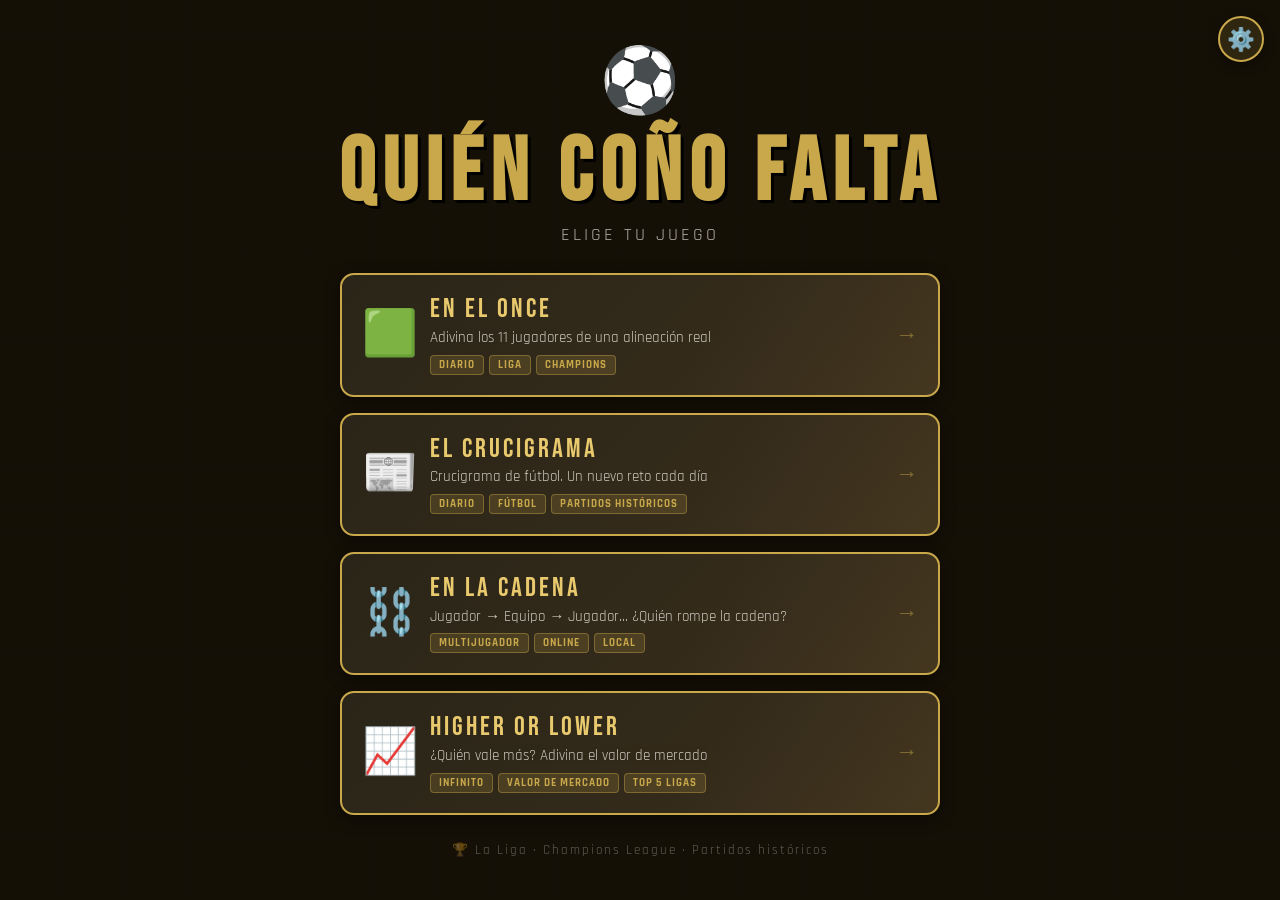
<file: index.html>
<!DOCTYPE html>
<html lang="es">
<head>
<meta charset="UTF-8">
<meta name="viewport" content="width=device-width, initial-scale=1.0">
<title>QUIÉN COÑO FALTA</title>
<meta name="description" content="Juegos de fútbol diarios: En el Once, El Crucigrama y más. La Liga, Champions League y partidos históricos.">

<!-- Fuentes -->
<link rel="preconnect" href="https://fonts.googleapis.com">
<link rel="preconnect" href="https://fonts.gstatic.com" crossorigin>
<link href="https://fonts.googleapis.com/css2?family=Bebas+Neue&family=Rajdhani:wght@400;600;700&display=swap" rel="stylesheet">

<!-- Estilos -->
<link rel="stylesheet" href="./css/global.css">
<link rel="stylesheet" href="./css/hub.css">
</head>
<body>

<!-- ========== BOTÓN SETTINGS ========== -->
<button class="settings-btn" onclick="toggleSettings()">⚙️</button>

<!-- ========== MODAL SETTINGS ========== -->
<div id="settings-modal" class="settings-modal">
  <div class="settings-content">
    <h2 class="settings-title">CONFIGURACIÓN</h2>
    
    <div class="settings-option">
      <span>Modo Alto Contraste</span>
      <div class="toggle-switch" id="contrast-toggle" onclick="toggleContrast()"></div>
    </div>

    <div class="stats-display">
      <h3 style="margin-bottom:15px;font-family:'Bebas Neue',sans-serif;letter-spacing:2px;">ESTADÍSTICAS</h3>
      <div class="stat-row"><span>Partidos completados:</span><span id="stat-matches">0</span></div>
      <div class="stat-row"><span>Jugadores adivinados:</span><span id="stat-players">0</span></div>
      <div class="stat-row"><span>Tasa de acierto:</span><span id="stat-success">0%</span></div>
      <div class="stat-row"><span>Racha actual:</span><span id="stat-streak">0</span></div>
      <div class="stat-row"><span>Mejor racha:</span><span id="stat-best-streak">0</span></div>
      <button class="reset-stats-btn" onclick="resetStats()">Resetear estadísticas</button>
    </div>

    <button class="next-btn" style="width:100%;margin-top:20px;" onclick="toggleSettings()">Cerrar</button>
  </div>
</div>

<!-- ========================================== -->
<!-- HUB PRINCIPAL                              -->
<!-- ========================================== -->
<div class="hub-screen">
  <div class="hub-header">
    <div class="hub-logo">⚽</div>
    <h1 class="hub-title">QUIÉN COÑO FALTA</h1>
    <p class="hub-subtitle">Elige tu juego</p>
  </div>

  <div class="hub-games">

    <!-- JUEGO 1: EN EL ONCE -->
    <a href="./en-el-once/" class="hub-game-card">
      <div class="hub-game-icon">🟩</div>
      <div class="hub-game-info">
        <div class="hub-game-title">EN EL ONCE</div>
        <div class="hub-game-desc">Adivina los 11 jugadores de una alineación real</div>
        <div class="hub-game-tags">
          <span class="hub-tag">Diario</span>
          <span class="hub-tag">Liga</span>
          <span class="hub-tag">Champions</span>
        </div>
      </div>
      <div class="hub-game-arrow">→</div>
    </a>

    <!-- JUEGO 2: EL CRUCIGRAMA -->
    <a href="./crucigrama/" class="hub-game-card">
      <div class="hub-game-icon">📰</div>
      <div class="hub-game-info">
        <div class="hub-game-title">EL CRUCIGRAMA</div>
        <div class="hub-game-desc">Crucigrama de fútbol. Un nuevo reto cada día</div>
        <div class="hub-game-tags">
          <span class="hub-tag">Diario</span>
          <span class="hub-tag">Fútbol</span>
          <span class="hub-tag">Partidos históricos</span>
        </div>
      </div>
      <div class="hub-game-arrow">→</div>
    </a>

    <!-- JUEGO 3: EN LA CADENA -->
    <a href="./en-la-cadena/" class="hub-game-card">
      <div class="hub-game-icon">⛓️</div>
      <div class="hub-game-info">
        <div class="hub-game-title">EN LA CADENA</div>
        <div class="hub-game-desc">Jugador → Equipo → Jugador… ¿Quién rompe la cadena?</div>
        <div class="hub-game-tags">
          <span class="hub-tag">Multijugador</span>
          <span class="hub-tag">Online</span>
          <span class="hub-tag">Local</span>
        </div>
      </div>
      <div class="hub-game-arrow">→</div>
    </a>

    <!-- JUEGO 4: HIGHER OR LOWER -->
    <a href="./higher-or-lower/" class="hub-game-card">
      <div class="hub-game-icon">📈</div>
      <div class="hub-game-info">
        <div class="hub-game-title">HIGHER OR LOWER</div>
        <div class="hub-game-desc">¿Quién vale más? Adivina el valor de mercado</div>
        <div class="hub-game-tags">
          <span class="hub-tag">Infinito</span>
          <span class="hub-tag">Valor de mercado</span>
          <span class="hub-tag">Top 5 Ligas</span>
        </div>
      </div>
      <div class="hub-game-arrow">→</div>
    </a>

  </div>

  <div class="hub-footer">
    <span>🏆 La Liga · Champions League · Partidos históricos</span>
  </div>
</div>

<!-- Scripts -->
<script src="./js/shared.js"></script>
</body>
</html>
</file>
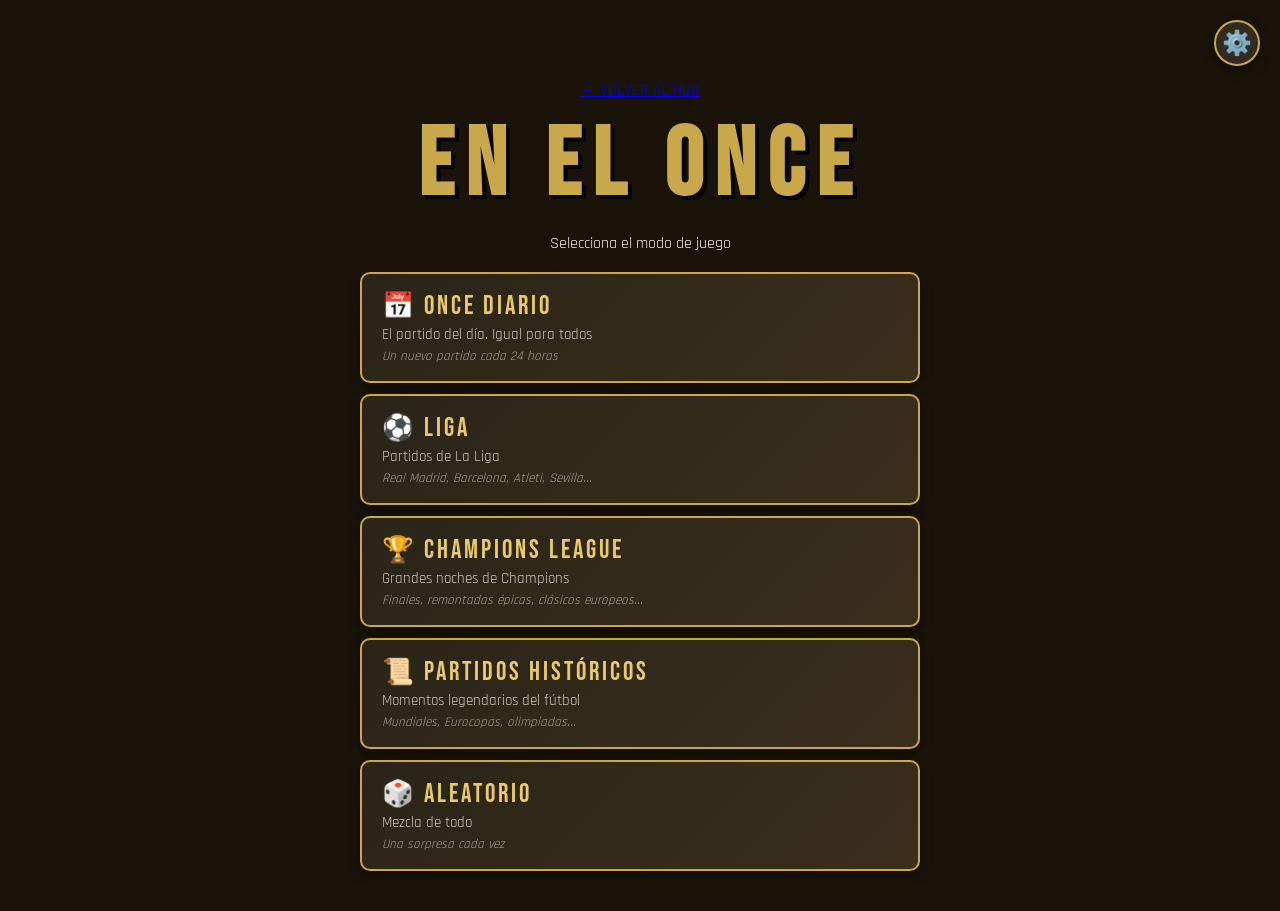
<file: en-el-once/index.html>
<!DOCTYPE html>
<html lang="es">
<head>
<meta charset="UTF-8">
<meta name="viewport" content="width=device-width, initial-scale=1.0">
<title>En el Once - Quién Coño Falta</title>
<meta name="description" content="Adivina los 11 jugadores de una alineación real. Wordle de fútbol con partidos de La Liga, Champions y más.">

<!-- Fuentes -->
<link rel="preconnect" href="https://fonts.googleapis.com">
<link rel="preconnect" href="https://fonts.gstatic.com" crossorigin>
<link href="https://fonts.googleapis.com/css2?family=Bebas+Neue&family=Rajdhani:wght@400;600;700&display=swap" rel="stylesheet">

<!-- Estilos -->
<link rel="stylesheet" href="../css/global.css">
<link rel="stylesheet" href="./css/once.css">
</head>
<body>

<!-- ========== BOTÓN SETTINGS ========== -->
<button class="settings-btn" onclick="toggleSettings()">⚙️</button>

<!-- ========== MODAL SETTINGS ========== -->
<div id="settings-modal" class="settings-modal">
  <div class="settings-content">
    <h2 class="settings-title">CONFIGURACIÓN</h2>
    
    <div class="settings-option">
      <span>Modo Alto Contraste</span>
      <div class="toggle-switch" id="contrast-toggle" onclick="toggleContrast()"></div>
    </div>

    <div class="stats-display">
      <h3 style="margin-bottom:15px;font-family:'Bebas Neue',sans-serif;letter-spacing:2px;">ESTADÍSTICAS</h3>
      <div class="stat-row"><span>Partidos completados:</span><span id="stat-matches">0</span></div>
      <div class="stat-row"><span>Jugadores adivinados:</span><span id="stat-players">0</span></div>
      <div class="stat-row"><span>Tasa de acierto:</span><span id="stat-success">0%</span></div>
      <div class="stat-row"><span>Racha actual:</span><span id="stat-streak">0</span></div>
      <div class="stat-row"><span>Mejor racha:</span><span id="stat-best-streak">0</span></div>
      <button class="reset-stats-btn" onclick="resetStats()">Resetear estadísticas</button>
    </div>

    <button class="next-btn" style="width:100%;margin-top:20px;" onclick="toggleSettings()">Cerrar</button>
  </div>
</div>

<!-- ========================================== -->
<!-- PANTALLA 1: MENÚ DEL ONCE                  -->
<!-- ========================================== -->
<div id="once-menu" class="once-menu-screen">
  <a href="../" class="back-to-hub-btn">← VOLVER AL HUB</a>
  <h1 class="mode-title">EN EL ONCE</h1>
  <div class="mode-subtitle">Selecciona el modo de juego</div>
  <div class="mode-buttons">

    <div class="mode-btn mode-btn--daily" onclick="startGame('diario')">
      <div class="mode-btn-title">📅 ONCE DIARIO</div>
      <div class="mode-btn-desc">El partido del día. Igual para todos</div>
      <div class="mode-btn-teams">Un nuevo partido cada 24 horas</div>
    </div>

    <div class="mode-btn" onclick="startGame('liga')">
      <div class="mode-btn-title">⚽ LIGA</div>
      <div class="mode-btn-desc">Partidos de La Liga</div>
      <div class="mode-btn-teams">Real Madrid, Barcelona, Atleti, Sevilla...</div>
    </div>

    <div class="mode-btn" onclick="startGame('champions')">
      <div class="mode-btn-title">🏆 CHAMPIONS LEAGUE</div>
      <div class="mode-btn-desc">Grandes noches de Champions</div>
      <div class="mode-btn-teams">Finales, remontadas épicas, clásicos europeos...</div>
    </div>

    <div class="mode-btn" onclick="startGame('historico')">
      <div class="mode-btn-title">📜 PARTIDOS HISTÓRICOS</div>
      <div class="mode-btn-desc">Momentos legendarios del fútbol</div>
      <div class="mode-btn-teams">Mundiales, Eurocopas, olimpiadas...</div>
    </div>

    <div class="mode-btn" onclick="startGame('random')">
      <div class="mode-btn-title">🎲 ALEATORIO</div>
      <div class="mode-btn-desc">Mezcla de todo</div>
      <div class="mode-btn-teams">Una sorpresa cada vez</div>
    </div>

  </div>
</div>

<!-- ========================================== -->
<!-- PANTALLA 2: LOADING                        -->
<!-- ========================================== -->
<div id="loading" class="loading" style="display:none;">
  <div class="loading-title">CARGANDO PARTIDOS</div>
  <div class="loading-bar-wrap">
    <div class="loading-bar-track">
      <div class="loading-bar-fill" id="loading-bar-fill"></div>
      <div class="loading-ball" id="loading-ball">⚽</div>
    </div>
  </div>
  <div class="loading-percent" id="loading-percent">0%</div>
</div>

<!-- ========================================== -->
<!-- PANTALLA 3: JUEGO DEL ONCE                 -->
<!-- ========================================== -->
<div id="game" style="display:none;">
  
  <!-- Navegación días anteriores (solo para modo diario) -->
  <div id="daily-header" class="daily-header" style="display:none;">
    <div class="daily-nav">
      <button class="daily-nav-btn" id="prev-day-btn" onclick="navigateDay(-1)">← Anterior</button>
      <div class="daily-edition">
        <div class="daily-label">EDICIÓN</div>
        <div class="daily-number" id="daily-number">1</div>
        <div class="daily-past-badge" id="daily-past-badge" style="display:none;">ARCHIVO</div>
      </div>
      <button class="daily-nav-btn" id="next-day-btn" onclick="navigateDay(1)">Siguiente →</button>
    </div>
  </div>

  <div class="match-header">
    <button class="home-btn" id="home-btn" onclick="goBackToMenu()">← MENÚ</button>
    <div class="competition-name" id="competition"></div>
    <div class="match-score">
      <div class="team-info">
        <div class="team-badge" id="home-badge">🏟️</div>
        <div class="team-name" id="home-team"></div>
      </div>
      <div class="score-display" id="score"></div>
      <div class="team-info">
        <div class="team-badge" id="away-badge">🏟️</div>
        <div class="team-name" id="away-team"></div>
      </div>
    </div>
    <div class="match-date" id="date"></div>
  </div>

  <div class="playing-team" id="playing-team"></div>

  <div class="field-container">
    <div class="field-pattern"></div>
    <div class="penalty-area"></div>
    <div id="formation" class="formation"></div>
  </div>

  <div class="stats-bar">
    <div class="revealed-count">
      <span id="revealed-count">0</span>/11
    </div>
    <div class="btn-group">
      <button class="next-btn" id="next-match-btn" onclick="nextMatch()">Siguiente</button>
      <button class="give-up-btn" id="give-up-btn" onclick="giveUp()">Revelar todo</button>
    </div>
  </div>

  <!-- Modal de adivinanza -->
  <div id="guess-modal" class="guess-modal">
    <div class="modal-content">
      <div class="modal-header">
        <button class="back-btn" id="back-btn" title="Volver">
          <svg width="22" height="22" viewBox="0 0 24 24" fill="none" stroke="currentColor" stroke-width="2.5" stroke-linecap="round" stroke-linejoin="round">
            <polyline points="15 18 9 12 15 6"></polyline>
          </svg>
        </button>
        <div class="modal-title">ADIVINA EL JUGADOR</div>
        <button class="reveal-btn-modal" id="reveal-btn-modal" onclick="revealCurrentPlayer()">Revelar</button>
      </div>
      <div id="guess-grid" class="guess-grid"></div>
      <div id="mobile-tap-bar" class="mobile-tap-bar" onclick="focusMobileInput()">
        <span class="mobile-tap-text">Toca aquí para escribir ✏️</span>
      </div>
      <div class="keyboard">
        <div class="keyboard-row">
          <button class="key" data-key="Q">Q</button><button class="key" data-key="W">W</button>
          <button class="key" data-key="E">E</button><button class="key" data-key="R">R</button>
          <button class="key" data-key="T">T</button><button class="key" data-key="Y">Y</button>
          <button class="key" data-key="U">U</button><button class="key" data-key="I">I</button>
          <button class="key" data-key="O">O</button><button class="key" data-key="P">P</button>
        </div>
        <div class="keyboard-row">
          <button class="key" data-key="A">A</button><button class="key" data-key="S">S</button>
          <button class="key" data-key="D">D</button><button class="key" data-key="F">F</button>
          <button class="key" data-key="G">G</button><button class="key" data-key="H">H</button>
          <button class="key" data-key="J">J</button><button class="key" data-key="K">K</button>
          <button class="key" data-key="L">L</button>
        </div>
        <div class="keyboard-row">
          <button class="key wide" data-key="Enter">ENTER</button>
          <button class="key" data-key="Z">Z</button><button class="key" data-key="X">X</button>
          <button class="key" data-key="C">C</button><button class="key" data-key="V">V</button>
          <button class="key" data-key="B">B</button><button class="key" data-key="N">N</button>
          <button class="key" data-key="M">M</button>
          <button class="key wide" data-key="Delete">⌫</button>
        </div>
      </div>
    </div>
  </div>
</div>

<!-- Modal de completado -->
<div id="completion-modal" class="completion-modal">
  <div class="completion-content">
    <div class="completion-title">✅ ALINEACIÓN COMPLETADA</div>
    <div class="completion-match" id="completion-match"></div>
    <div class="completion-stats">
      <div class="completion-stat">
        <div class="completion-stat-value" id="comp-guessed">0</div>
        <div class="completion-stat-label">Adivinados</div>
      </div>
      <div class="completion-stat">
        <div class="completion-stat-value" id="comp-failed">0</div>
        <div class="completion-stat-label">Fallados</div>
      </div>
      <div class="completion-stat">
        <div class="completion-stat-value" id="comp-revealed">0</div>
        <div class="completion-stat-label">Revelados</div>
      </div>
    </div>
    <div class="completion-streak" id="comp-streak"></div>
    <div class="comp-countdown" id="comp-countdown" style="display:none;"></div>
    <div class="completion-buttons">
      <button class="next-btn" onclick="nextMatch()">Siguiente partido →</button>
      <button class="give-up-btn" onclick="closeCompletionModal()">Ver alineación</button>
    </div>
  </div>
</div>

<!-- Scripts -->
<script src="../js/shared.js"></script>
<script src="./js/once-game.js"></script>
</body>
</html>
</file>
<file: css/global.css>
/* =============================================
   GLOBAL.CSS — Variables y estilos compartidos
   QUIÉN COÑO FALTA
   ============================================= */

/* ── VARIABLES CSS ────────────────────────── */
:root {
  /* Colores principales (Version 8) */
  --bg-dark: #1c1a14;
  --bg-purple: #2a2518;
  --bg-gold: #2e2610;
  --bg-field: #2d7a32;
  --field-dark: #235f27;
  
  /* Neones (Version 8) */
  --neon-green: #c8a84b;
  --neon-yellow: #e8c96d;
  --neon-gold: #c8a84b;
  
  /* Texto (Version 8) */
  --text-light: #f5f0e8;
  --text-dark: #1a1a1a;
  
  /* Juego */
  --player-bg: #8b1a1a;
  --gk-bg: #d4a017;
  --card-dark: #2a2518;
  
  /* Estados Wordle */
  --correct: #4a8c3e;
  --present: #c8a84b;
  --absent: #4a3f2f;
  
  /* Estados generales */
  --success: #4ade80;
  --error: #ef4444;
  --warning: #fbbf24;
}

/* ── RESET BÁSICO ────────────────────────── */
* {
  margin: 0;
  padding: 0;
  box-sizing: border-box;
}

body {
  font-family: 'Rajdhani', sans-serif;
  background: var(--bg-dark);
  color: var(--text-light);
  overflow-x: hidden;
  min-height: 100vh;
}

/* ── FUENTES ─────────────────────────────── */
/* Bebas Neue y Rajdhani se cargan desde Google Fonts en cada HTML */

/* ── BOTÓN SETTINGS (global en todas las páginas) ── */
.settings-btn {
  position: fixed;
  top: 16px;
  right: 16px;
  background: rgba(200,168,75,0.15);
  border: 2px solid var(--neon-gold);
  border-radius: 50%;
  width: 46px;
  height: 46px;
  font-size: 1.4rem;
  cursor: pointer;
  z-index: 999;
  transition: all 0.25s ease;
  display: flex;
  align-items: center;
  justify-content: center;
  box-shadow: 0 4px 12px rgba(0,0,0,0.4);
}

.settings-btn:hover {
  background: rgba(200,168,75,0.3);
  transform: rotate(90deg) scale(1.08);
  box-shadow: 0 6px 18px rgba(0,0,0,0.6);
}

/* ── MODAL SETTINGS ──────────────────────── */
.settings-modal {
  display: none;
  position: fixed;
  inset: 0;
  background: rgba(0,0,0,0.88);
  z-index: 1000;
  align-items: center;
  justify-content: center;
  padding: 20px;
  animation: fadeIn 0.25s ease;
}

.settings-modal.active {
  display: flex;
}

.settings-content {
  background: var(--bg-purple);
  border: 2px solid var(--neon-green);
  border-radius: 16px;
  padding: 28px 24px;
  max-width: 420px;
  width: 100%;
  animation: slideUp 0.3s ease;
}

.settings-title {
  font-family: 'Bebas Neue', sans-serif;
  font-size: 2rem;
  letter-spacing: 4px;
  color: var(--neon-yellow);
  text-align: center;
  margin-bottom: 20px;
}

.settings-option {
  display: flex;
  justify-content: space-between;
  align-items: center;
  padding: 12px 16px;
  background: rgba(255,255,255,0.03);
  border: 1px solid rgba(200,168,75,0.15);
  border-radius: 8px;
  margin-bottom: 14px;
  font-size: 0.95rem;
  font-weight: 600;
}

/* Toggle switch */
.toggle-switch {
  width: 50px;
  height: 26px;
  background: #4b5563;
  border-radius: 13px;
  position: relative;
  cursor: pointer;
  transition: background 0.3s;
}

.toggle-switch::after {
  content: '';
  position: absolute;
  top: 3px;
  left: 3px;
  width: 20px;
  height: 20px;
  background: white;
  border-radius: 50%;
  transition: transform 0.3s;
}

.toggle-switch.active {
  background: var(--neon-green);
}

.toggle-switch.active::after {
  transform: translateX(24px);
}

/* ── ESTADÍSTICAS ────────────────────────── */
.stats-display {
  background: rgba(255,255,255,0.02);
  border: 1px solid rgba(200,168,75,0.1);
  border-radius: 10px;
  padding: 16px;
  margin-top: 8px;
}

.stat-row {
  display: flex;
  justify-content: space-between;
  padding: 8px 0;
  border-bottom: 1px solid rgba(255,255,255,0.05);
  font-size: 0.9rem;
}

.stat-row:last-of-type {
  border-bottom: none;
}

.stat-row span:first-child {
  color: var(--text-light);
  opacity: 0.8;
}

.stat-row span:last-child {
  font-family: 'Bebas Neue', sans-serif;
  font-size: 1.3rem;
  letter-spacing: 1px;
  color: var(--neon-yellow);
}

.reset-stats-btn {
  width: 100%;
  margin-top: 14px;
  padding: 10px;
  background: rgba(239,68,68,0.15);
  border: 1px solid rgba(239,68,68,0.4);
  color: #ef4444;
  border-radius: 8px;
  cursor: pointer;
  font-family: 'Rajdhani', sans-serif;
  font-weight: 700;
  font-size: 0.85rem;
  letter-spacing: 1px;
  transition: all 0.2s;
  text-transform: uppercase;
}

.reset-stats-btn:hover {
  background: rgba(239,68,68,0.25);
  transform: translateY(-1px);
}

/* ── BOTONES GLOBALES ────────────────────── */
.next-btn {
  background: var(--neon-green);
  color: var(--bg-dark);
  border: none;
  padding: 12px 24px;
  border-radius: 8px;
  font-family: 'Rajdhani', sans-serif;
  font-size: 1rem;
  font-weight: 700;
  letter-spacing: 1px;
  cursor: pointer;
  transition: all 0.2s;
  text-transform: uppercase;
}

.next-btn:hover {
  background: var(--neon-yellow);
  transform: translateY(-2px);
  box-shadow: 0 6px 20px rgba(57,255,20,0.3);
}

.give-up-btn {
  background: transparent;
  color: var(--text-light);
  border: 2px solid rgba(255,255,255,0.2);
  padding: 10px 22px;
  border-radius: 8px;
  font-family: 'Rajdhani', sans-serif;
  font-size: 0.9rem;
  font-weight: 700;
  letter-spacing: 1px;
  cursor: pointer;
  transition: all 0.2s;
  text-transform: uppercase;
}

.give-up-btn:hover {
  background: rgba(255,255,255,0.05);
  border-color: rgba(255,255,255,0.4);
  transform: translateY(-1px);
}

/* ── MODO ALTO CONTRASTE ─────────────────── */
/* ── MODO ALTO CONTRASTE ─────────────────── */
body.high-contrast {
  --bg-dark: #000000;
  --bg-purple: #1a1a1a;
  --text-light: #ffffff;
  --correct: #00aa00;
  --present: #ccaa00;
  --absent: #555555;
}

body.high-contrast .settings-btn {
  background: rgba(255,255,0,0.2);
  border-color: #ffff00;
}

/* ── ANIMACIONES ─────────────────────────── */
@keyframes fadeIn {
  from { opacity: 0; }
  to   { opacity: 1; }
}

@keyframes slideUp {
  from { 
    opacity: 0; 
    transform: translateY(30px); 
  }
  to { 
    opacity: 1; 
    transform: translateY(0); 
  }
}

@keyframes pulse {
  0%, 100% { opacity: 1; transform: scale(1); }
  50%      { opacity: 0.7; transform: scale(1.05); }
}

/* ── RESPONSIVE ──────────────────────────── */
@media (max-width: 600px) {
  .settings-btn {
    top: 12px;
    right: 12px;
    width: 42px;
    height: 42px;
    font-size: 1.2rem;
  }

  .settings-content {
    padding: 24px 20px;
  }

  .settings-title {
    font-size: 1.7rem;
  }
}

/* ── UTILIDADES ──────────────────────────── */
.hidden {
  display: none !important;
}

.text-center {
  text-align: center;
}

.mt-1 { margin-top: 8px; }
.mt-2 { margin-top: 16px; }
.mt-3 { margin-top: 24px; }

.mb-1 { margin-bottom: 8px; }
.mb-2 { margin-bottom: 16px; }
.mb-3 { margin-bottom: 24px; }
</file>
<file: css/hub.css>
/* =============================================
   HUB.CSS — Estilos del menú principal
   de la plataforma QUIÉN COÑO FALTA
   ============================================= */

/* ── HUB SCREEN ── */
.hub-screen {
  min-height: 100vh;
  display: flex;
  flex-direction: column;
  align-items: center;
  justify-content: center;
  padding: clamp(20px, 4vh, 50px) 20px;
  gap: clamp(20px, 3vh, 36px);
  background:
    linear-gradient(rgba(20,15,5,0.92), rgba(20,15,5,0.92)),
    repeating-linear-gradient(
      90deg, transparent, transparent 60px,
      rgba(255,255,255,0.018) 60px, rgba(255,255,255,0.018) 62px
    ),
    repeating-linear-gradient(
      0deg, transparent, transparent 60px,
      rgba(255,255,255,0.018) 60px, rgba(255,255,255,0.018) 62px
    );
}

/* ── HEADER ── */
.hub-header {
  text-align: center;
  display: flex;
  flex-direction: column;
  align-items: center;
  gap: 6px;
}

.hub-logo {
  font-size: clamp(2.5rem, 6vw, 4rem);
  animation: hubBallSpin 6s linear infinite;
  display: inline-block;
}

@keyframes hubBallSpin {
  0%   { transform: rotate(0deg)   translateY(0);   }
  25%  { transform: rotate(90deg)  translateY(-4px); }
  50%  { transform: rotate(180deg) translateY(0);   }
  75%  { transform: rotate(270deg) translateY(-4px); }
  100% { transform: rotate(360deg) translateY(0);   }
}

.hub-title {
  font-family: 'Bebas Neue', sans-serif;
  font-size: clamp(2.6rem, 9vw, 5.5rem);
  letter-spacing: 8px;
  color: var(--neon-green);
  text-shadow: 3px 3px 0 #000, 1px 1px 0 rgba(0,0,0,0.8);
  line-height: 1;
  margin: 0;
}

.hub-subtitle {
  font-family: 'Rajdhani', sans-serif;
  font-size: clamp(0.9rem, 2vw, 1.1rem);
  color: var(--text-light);
  opacity: 0.7;
  letter-spacing: 3px;
  text-transform: uppercase;
  margin: 0;
}

/* ── GRID DE JUEGOS ── */
.hub-games {
  display: flex;
  flex-direction: column;
  gap: clamp(10px, 1.8vh, 16px);
  width: 100%;
  max-width: 600px;
}

/* ── CARD DE JUEGO ── */
.hub-game-card {
  display: flex;
  align-items: center;
  gap: 16px;
  background: linear-gradient(135deg, var(--bg-purple), #3a2e1c);
  border: 2px solid var(--neon-green);
  border-radius: 14px;
  padding: clamp(14px, 2.2vh, 22px) 20px;
  cursor: pointer;
  transition: transform 0.25s ease, box-shadow 0.25s ease, border-color 0.25s ease;
  box-shadow: 0 4px 16px rgba(0,0,0,0.45);
  animation: hubCardIn 0.5s ease-out both;
  position: relative;
  overflow: hidden;
  text-decoration: none;
  color: inherit;
}

.hub-game-card::before {
  content: '';
  position: absolute;
  inset: 0;
  background: linear-gradient(120deg, transparent 60%, rgba(200,168,75,0.07));
  pointer-events: none;
}

.hub-game-card:nth-child(1) { animation-delay: 0.05s; }
.hub-game-card:nth-child(2) { animation-delay: 0.15s; }
.hub-game-card:nth-child(3) { animation-delay: 0.25s; }
.hub-game-card:nth-child(4) { animation-delay: 0.35s; }

@keyframes hubCardIn {
  from { opacity: 0; transform: translateY(22px); }
  to   { opacity: 1; transform: translateY(0); }
}

.hub-game-card:hover {
  transform: translateY(-4px);
  box-shadow: 0 10px 28px rgba(0,0,0,0.6);
  border-color: var(--neon-yellow);
}

.hub-game-card:active {
  transform: translateY(-1px);
}

/* Cards desactivadas (próximamente) */
.hub-game-card--soon {
  opacity: 0.6;
  cursor: not-allowed;
  border-color: rgba(200,168,75,0.3);
}

.hub-game-card--soon:hover {
  transform: none;
  border-color: rgba(200,168,75,0.3);
  box-shadow: 0 4px 16px rgba(0,0,0,0.45);
}

.hub-game-card--placeholder {
  border-style: dashed;
}

/* ── ICONO ── */
.hub-game-icon {
  font-size: clamp(2rem, 5vw, 2.8rem);
  flex-shrink: 0;
  width: 52px;
  text-align: center;
}

/* ── INFO ── */
.hub-game-info {
  flex: 1;
  min-width: 0;
}

.hub-game-title {
  font-family: 'Bebas Neue', sans-serif;
  font-size: clamp(1.3rem, 3vw, 1.7rem);
  letter-spacing: 3px;
  color: var(--neon-yellow);
  line-height: 1.1;
}

.hub-game-desc {
  font-family: 'Rajdhani', sans-serif;
  font-size: clamp(0.8rem, 1.5vw, 0.95rem);
  color: var(--text-light);
  opacity: 0.8;
  margin-top: 3px;
  line-height: 1.3;
}

.hub-game-tags {
  display: flex;
  flex-wrap: wrap;
  gap: 5px;
  margin-top: 7px;
}

.hub-tag {
  background: rgba(200,168,75,0.18);
  border: 1px solid rgba(200,168,75,0.4);
  border-radius: 4px;
  padding: 2px 8px;
  font-family: 'Rajdhani', sans-serif;
  font-size: 0.7rem;
  font-weight: 700;
  letter-spacing: 1px;
  color: var(--neon-green);
  text-transform: uppercase;
}

.hub-tag--soon {
  background: rgba(255,100,50,0.15);
  border-color: rgba(255,100,50,0.35);
  color: #ff9060;
}

/* ── FLECHA ── */
.hub-game-arrow {
  font-size: 1.4rem;
  color: var(--neon-green);
  opacity: 0.5;
  flex-shrink: 0;
  transition: opacity 0.2s, transform 0.2s;
}

.hub-game-card:hover .hub-game-arrow {
  opacity: 1;
  transform: translateX(4px);
}

.hub-game-card--soon .hub-game-arrow {
  opacity: 0.2;
}

/* ── FOOTER ── */
.hub-footer {
  font-family: 'Rajdhani', sans-serif;
  font-size: 0.8rem;
  color: var(--text-light);
  opacity: 0.35;
  letter-spacing: 2px;
  text-align: center;
}

/* =============================================
   ONCE MENU SCREEN
   ============================================= */
.once-menu-screen {
  min-height: 100vh;
  display: flex;
  flex-direction: column;
  align-items: center;
  justify-content: center;
  padding: clamp(12px, 2vh, 24px) 20px;
  gap: clamp(6px, 1.5vh, 16px);
  background:
    linear-gradient(rgba(26,18,8,0.88), rgba(26,18,8,0.88)),
    repeating-linear-gradient(
      90deg, transparent, transparent 60px,
      rgba(255,255,255,0.02) 60px, rgba(255,255,255,0.02) 62px
    ),
    repeating-linear-gradient(
      0deg, transparent, transparent 60px,
      rgba(255,255,255,0.02) 60px, rgba(255,255,255,0.02) 62px
    );
  position: relative;
}

.back-to-hub-btn {
  position: absolute;
  top: 20px;
  left: 20px;
  background: rgba(200,168,75,0.12);
  border: 2px solid var(--neon-green);
  color: var(--neon-green);
  padding: 8px 16px;
  border-radius: 8px;
  cursor: pointer;
  font-family: 'Rajdhani', sans-serif;
  font-weight: 700;
  font-size: 0.9rem;
  letter-spacing: 1px;
  transition: background 0.2s;
  text-decoration: none;
  display: inline-block;
}

.back-to-hub-btn:hover {
  background: rgba(200,168,75,0.28);
}

/* Botón de modo diario destacado */
.mode-btn--daily {
  border-color: var(--neon-yellow) !important;
  background: linear-gradient(135deg, #2e2a10, #3a3415) !important;
  box-shadow: 0 0 20px rgba(232,201,109,0.15) !important;
}

.mode-btn--daily .mode-btn-title {
  color: var(--neon-yellow) !important;
}

/* =============================================
   COMING SOON (crucigrama placeholder)
   ============================================= */
#crucigrama-screen {
  min-height: 100vh;
  display: flex;
  flex-direction: column;
  align-items: center;
  justify-content: center;
  background: var(--bg-dark);
  position: relative;
  padding: 20px;
}

.coming-soon-wrapper {
  text-align: center;
  display: flex;
  flex-direction: column;
  align-items: center;
  gap: 16px;
  max-width: 400px;
}

.coming-soon-icon {
  font-size: 5rem;
  animation: pulse 2s infinite;
}

.coming-soon-title {
  font-family: 'Bebas Neue', sans-serif;
  font-size: 2.8rem;
  letter-spacing: 4px;
  color: var(--neon-green);
}

.coming-soon-text {
  font-family: 'Rajdhani', sans-serif;
  font-size: 1.1rem;
  color: var(--text-light);
  opacity: 0.75;
  line-height: 1.6;
}

.coming-soon-badge {
  background: rgba(255,100,50,0.15);
  border: 2px solid rgba(255,100,50,0.5);
  border-radius: 8px;
  padding: 8px 24px;
  font-family: 'Bebas Neue', sans-serif;
  font-size: 1.2rem;
  letter-spacing: 4px;
  color: #ff9060;
}

/* ── COUNTDOWN ONCE DIARIO ── */
.comp-countdown {
  font-family: 'Bebas Neue', sans-serif;
  font-size: 1.5rem;
  letter-spacing: 3px;
  color: var(--neon-yellow);
  background: rgba(232,201,109,0.08);
  border: 1px solid rgba(232,201,109,0.25);
  border-radius: 8px;
  padding: 10px 20px;
  margin-bottom: 20px;
  text-align: center;
}

/* ── CABECERA ONCE DIARIO (número + navegación) ── */
.daily-header {
  padding: 6px 20px 0;
}

.daily-nav {
  display: flex;
  align-items: center;
  justify-content: space-between;
  gap: 8px;
  background: rgba(200,168,75,0.06);
  border: 1px solid rgba(200,168,75,0.2);
  border-radius: 10px;
  padding: 8px 14px;
}

.daily-edition {
  display: flex;
  flex-direction: column;
  align-items: center;
  gap: 2px;
}

.daily-label {
  font-family: 'Rajdhani', sans-serif;
  font-size: 0.65rem;
  font-weight: 700;
  letter-spacing: 2px;
  color: var(--neon-green);
  opacity: 0.7;
  text-transform: uppercase;
}

.daily-number {
  font-family: 'Bebas Neue', sans-serif;
  font-size: 1.6rem;
  letter-spacing: 2px;
  color: var(--neon-yellow);
  line-height: 1;
}

.daily-past-badge {
  font-family: 'Rajdhani', sans-serif;
  font-size: 0.6rem;
  font-weight: 700;
  letter-spacing: 2px;
  background: rgba(255,100,50,0.2);
  border: 1px solid rgba(255,100,50,0.4);
  border-radius: 4px;
  padding: 1px 6px;
  color: #ff9060;
  text-transform: uppercase;
}

.daily-nav-btn {
  background: rgba(200,168,75,0.1);
  border: 1px solid rgba(200,168,75,0.3);
  color: var(--neon-green);
  padding: 6px 12px;
  border-radius: 6px;
  cursor: pointer;
  font-family: 'Rajdhani', sans-serif;
  font-weight: 700;
  font-size: 0.8rem;
  letter-spacing: 1px;
  transition: background 0.2s;
  white-space: nowrap;
}

.daily-nav-btn:hover:not(.disabled) {
  background: rgba(200,168,75,0.25);
}

.daily-nav-btn.disabled,
.daily-nav-btn:disabled {
  opacity: 0.3;
  cursor: not-allowed;
}

/* =============================================
   FIX MÓVIL — formación compacta
   ============================================= */
@media (max-width: 600px) {
  /* Reducir tamaño de camisetas y campo */
  .field-container {
    padding: 14px 6px;
    min-height: auto;
  }

  .formation {
    gap: 10px;
    min-height: auto;
  }

  .line {
    gap: 4px;
    flex-wrap: nowrap; /* CLAVE: nunca romper la fila */
    justify-content: center;
  }

  .player-card {
    width: auto;
    min-width: 0;
    gap: 4px;
  }

  .jersey {
    width: 42px;
    height: 50px;
    font-size: 1.1rem;
    border-radius: 5px 5px 8px 8px;
  }

  .jersey::before {
    top: -5px;
    height: 5px;
  }

  .player-name-container {
    width: 46px;
    min-width: 46px;
    max-width: 46px;
    padding: 3px 4px;
  }

  .name-slot {
    width: 5px;
    height: 2px;
  }

  .name-slot.space {
    width: 3px;
  }

  .revealed-name {
    font-size: 0.55rem;
    letter-spacing: 0;
  }

  /* Reducir gap del header para ganar espacio */
  .match-header {
    padding: 12px 10px;
  }

  .team-name {
    font-size: 0.9rem;
  }

  .score-display {
    font-size: 2rem;
    letter-spacing: 3px;
  }

  .competition-name {
    font-size: 0.9rem;
  }

  .match-date {
    font-size: 0.8rem;
  }
}

@media (max-width: 400px) {
  .jersey {
    width: 36px;
    height: 44px;
    font-size: 1rem;
  }

  .player-name-container {
    width: 40px;
    min-width: 40px;
    max-width: 40px;
  }

  .revealed-name {
    font-size: 0.5rem;
  }

  .line {
    gap: 2px;
  }
}

/* =============================================
   RESPONSIVE GENERAL
   ============================================= */
@media (max-width: 480px) {
  .hub-title {
    letter-spacing: 4px;
  }

  .hub-game-card {
    padding: 14px 16px;
    gap: 12px;
  }

  .hub-game-icon {
    font-size: 1.8rem;
    width: 42px;
  }

  .hub-game-title {
    font-size: 1.2rem;
    letter-spacing: 2px;
  }

  .back-to-hub-btn {
    top: 12px;
    left: 12px;
    font-size: 0.8rem;
    padding: 6px 12px;
  }
}
</file>
<file: en-el-once/css/once.css>
:root {
            --bg-dark: #1c1a14;
            --bg-purple: #2a2518;
            --bg-field: #2d7a32;
            --field-dark: #235f27;
            --neon-green: #c8a84b;
            --neon-yellow: #e8c96d;
            --text-light: #f5f0e8;
            --player-bg: #8b1a1a;
            --gk-bg: #d4a017;
            --correct: #4a8c3e;
            --present: #c8a84b;
            --absent: #4a3f2f;
            --card-dark: #2a2518;
        }

        /* Modo alto contraste */
        body.high-contrast {
            --bg-dark: #000000;
            --bg-purple: #1a1a1a;
            --text-light: #ffffff;
            --correct: #00aa00;
            --present: #ccaa00;
            --absent: #555555;
        }

        * {
            margin: 0;
            padding: 0;
            box-sizing: border-box;
        }

        body {
            font-family: 'Rajdhani', sans-serif;
            background: var(--bg-dark);
            color: var(--text-light);
            min-height: 100vh;
        }

        .container {
            max-width: 600px;
            margin: 0 auto;
        }

        /* Botón de configuración */
        .settings-btn {
            position: fixed;
            top: 20px;
            right: 20px;
            background: rgba(255,255,255,0.1);
            border: 2px solid var(--neon-green);
            color: var(--neon-green);
            padding: 10px 15px;
            border-radius: 50%;
            cursor: pointer;
            font-size: 1.5rem;
            z-index: 100;
            transition: all 0.3s;
        }

        .settings-btn:hover {
            background: rgba(200,168,75,0.2);
            transform: rotate(90deg);
        }

        /* Modal de configuración */
        .settings-modal {
            display: none;
            position: fixed;
            top: 0;
            left: 0;
            right: 0;
            bottom: 0;
            background: rgba(0, 0, 0, 0.8);
            z-index: 1001;
            justify-content: center;
            align-items: center;
            padding: 20px;
        }

        .settings-modal.active {
            display: flex;
        }

        .settings-content {
            background: var(--bg-purple);
            border-radius: 15px;
            padding: 30px;
            max-width: 500px;
            width: 100%;
        }

        .settings-title {
            font-family: 'Bebas Neue', sans-serif;
            font-size: 2rem;
            letter-spacing: 2px;
            margin-bottom: 20px;
        }

        .settings-option {
            display: flex;
            justify-content: space-between;
            align-items: center;
            padding: 15px 0;
            border-bottom: 1px solid rgba(255,255,255,0.1);
        }

        .settings-option:last-child {
            border-bottom: none;
        }

        .toggle-switch {
            position: relative;
            width: 60px;
            height: 30px;
            background: var(--absent);
            border-radius: 15px;
            cursor: pointer;
            transition: background 0.3s;
        }

        .toggle-switch.active {
            background: var(--correct);
        }

        .toggle-switch::after {
            content: '';
            position: absolute;
            top: 3px;
            left: 3px;
            width: 24px;
            height: 24px;
            background: white;
            border-radius: 50%;
            transition: transform 0.3s;
        }

        .toggle-switch.active::after {
            transform: translateX(30px);
        }

        .stats-display {
            background: rgba(255,255,255,0.05);
            padding: 20px;
            border-radius: 10px;
            margin-top: 20px;
        }

        .stat-row {
            display: flex;
            justify-content: space-between;
            padding: 10px 0;
        }

        .reset-stats-btn {
            background: #ef4444;
            color: white;
            border: none;
            padding: 10px 20px;
            border-radius: 8px;
            cursor: pointer;
            width: 100%;
            margin-top: 15px;
            font-family: 'Rajdhani', sans-serif;
            font-weight: 700;
        }

        /* Menú de selección */
        .mode-selection,
        .once-menu-screen {
            display: flex;
            flex-direction: column;
            align-items: center;
            justify-content: center;
            min-height: 100vh;
            padding: 80px 20px 40px;
            box-sizing: border-box;
            position: relative;
            gap: clamp(10px, 2vh, 24px);
            background:
                linear-gradient(rgba(26,18,8,0.88), rgba(26,18,8,0.88)),
                repeating-linear-gradient(
                    90deg,
                    transparent,
                    transparent 60px,
                    rgba(255,255,255,0.02) 60px,
                    rgba(255,255,255,0.02) 62px
                ),
                repeating-linear-gradient(
                    0deg,
                    transparent,
                    transparent 60px,
                    rgba(255,255,255,0.02) 60px,
                    rgba(255,255,255,0.02) 62px
                );
        }

        /* Botón de menú (volver al hub) */
        .menu-back-btn {
            position: absolute;
            top: 20px;
            left: 20px;
            display: flex;
            align-items: center;
            gap: 6px;
            background: rgba(200,168,75,0.15);
            border: 2px solid var(--neon-green);
            color: var(--neon-green);
            padding: 8px 15px;
            border-radius: 8px;
            cursor: pointer;
            font-family: 'Rajdhani', sans-serif;
            font-weight: 700;
            font-size: 0.95rem;
            letter-spacing: 1px;
            transition: all 0.2s;
            z-index: 10;
        }

        .menu-back-btn:hover {
            background: rgba(200,168,75,0.3);
        }

        .menu-back-btn svg {
            flex-shrink: 0;
        }

        .mode-title {
            font-family: 'Bebas Neue', sans-serif;
            font-size: clamp(3.5rem, 10vw, 6rem);
            letter-spacing: 12px;
            color: var(--neon-green);
            text-shadow: 4px 4px 0px #000, 2px 2px 0px rgba(0,0,0,0.8);
            margin: 0;
            text-align: center;
            line-height: 1;
        }

        @keyframes pulse {
            0%, 100% { opacity: 1; }
            50% { opacity: 0.85; }
        }

        .mode-buttons {
            display: flex;
            flex-direction: column;
            gap: clamp(6px, 1.2vh, 14px);
            width: 100%;
            max-width: 560px;
        }

        .mode-btn {
            background: linear-gradient(135deg, var(--bg-purple), #3a2e1c);
            border: 2px solid var(--neon-green);
            border-radius: 10px;
            padding: clamp(10px, 1.8vh, 20px) 20px;
            cursor: pointer;
            transition: all 0.3s ease;
            box-shadow: 0 4px 12px rgba(0,0,0,0.4);
            animation: slideIn 0.5s ease-out;
        }

        @keyframes slideIn {
            from {
                opacity: 0;
                transform: translateY(20px);
            }
            to {
                opacity: 1;
                transform: translateY(0);
            }
        }

        .mode-btn:hover {
            transform: translateY(-3px);
            box-shadow: 0 8px 20px rgba(0,0,0,0.5);
            border-color: var(--neon-yellow);
            background: linear-gradient(135deg, #3a2e1c, #4a3a22);
        }

        .mode-btn-title {
            font-family: 'Bebas Neue', sans-serif;
            font-size: clamp(1.2rem, 2.5vw, 1.6rem);
            letter-spacing: 3px;
            color: var(--neon-yellow);
            margin-bottom: 3px;
        }

        .mode-btn-desc {
            font-size: clamp(0.8rem, 1.3vw, 0.95rem);
            opacity: 0.8;
            line-height: 1.3;
        }

        .mode-btn-teams {
            margin-top: 3px;
            font-size: clamp(0.7rem, 1.1vw, 0.82rem);
            opacity: 0.6;
            font-style: italic;
        }

        .match-header {
            background: var(--bg-purple);
            padding: 20px;
            text-align: center;
            border-bottom: 3px solid var(--bg-dark);
            position: relative;
        }

        .competition-name {
            font-family: 'Bebas Neue', sans-serif;
            font-size: 1.4rem;
            letter-spacing: 2px;
            margin-bottom: 8px;
            opacity: 0.9;
        }

        .match-score {
            display: flex;
            justify-content: center;
            align-items: center;
            gap: 0;
            margin: 8px 0;
        }

        .team-info {
            flex: 1;
            display: flex;
            flex-direction: column;
            align-items: center;
            gap: 4px;
        }

        .team-info:first-child {
            align-items: flex-end;
            padding-right: 28px;
        }

        .team-info:last-child {
            align-items: flex-start;
            padding-left: 28px;
        }

        .team-badge {
            display: none;
        }

        .team-name {
            font-family: 'Bebas Neue', sans-serif;
            font-size: 2.2rem;
            letter-spacing: 2px;
            font-weight: 600;
        }

        .score-display {
            font-family: 'Bebas Neue', sans-serif;
            font-size: 4.4rem;
            font-weight: bold;
            letter-spacing: 6px;
        }

        .match-date {
            font-size: 1.1rem;
            opacity: 0.85;
            margin-top: 4px;
            font-weight: 600;
        }

        .playing-team {
            background: rgba(74, 158, 255, 0.2);
            padding: 8px 15px;
            border-radius: 8px;
            margin: 10px 20px;
            text-align: center;
            font-size: 1rem;
            font-weight: 600;
            border: 2px solid var(--player-bg);
        }

        .field-container {
            background: linear-gradient(180deg, var(--bg-field) 0%, var(--field-dark) 100%);
            padding: 25px 20px;
            position: relative;
            min-height: 600px;
        }

        .field-pattern {
            position: absolute;
            top: 0;
            left: 0;
            right: 0;
            bottom: 0;
            background-image: 
                repeating-linear-gradient(0deg,
                    transparent,
                    transparent 40px,
                    rgba(0, 0, 0, 0.1) 40px,
                    rgba(0, 0, 0, 0.1) 42px);
            pointer-events: none;
        }

        .penalty-area {
            position: absolute;
            bottom: 20px;
            left: 50%;
            transform: translateX(-50%);
            width: 80%;
            height: 100px;
            border: 3px solid rgba(255, 255, 255, 0.3);
            border-bottom: none;
            border-radius: 8px 8px 0 0;
            pointer-events: none;
        }

        .formation {
            position: relative;
            z-index: 2;
            display: flex;
            flex-direction: column-reverse;
            gap: 35px;
            min-height: 550px;
        }

        .line {
            display: flex;
            justify-content: center;
            align-items: center;
            gap: 15px;
            flex-wrap: wrap;
        }

        .player-card {
            display: flex;
            flex-direction: column;
            align-items: center;
            gap: 8px;
            cursor: pointer;
            transition: transform 0.2s;
            width: 115px; /* Ancho fijo para que no se muevan */
        }

        .player-card:hover {
            transform: scale(1.05);
        }

        .player-card.revealed {
            cursor: default;
            animation: revealPop 0.5s ease-out;
        }

        @keyframes revealPop {
            0% { transform: scale(1); }
            50% { transform: scale(1.2); }
            100% { transform: scale(1); }
        }

        .player-card.revealed:hover {
            transform: scale(1);
        }

        .jersey {
            width: 75px;
            height: 86px;
            background: var(--player-bg);
            border-radius: 8px 8px 12px 12px;
            display: flex;
            align-items: center;
            justify-content: center;
            position: relative;
            box-shadow: 0 4px 8px rgba(0, 0, 0, 0.3);
            font-family: 'Bebas Neue', sans-serif;
            font-size: 2.4rem;
            font-weight: bold;
            color: white;
            text-shadow: 0 2px 4px rgba(0, 0, 0, 0.3);
        }

        .jersey.goalkeeper {
            background: var(--gk-bg);
            color: var(--bg-dark);
        }

        .jersey::before {
            content: '';
            position: absolute;
            top: -8px;
            width: 70%;
            height: 8px;
            background: inherit;
            border-radius: 8px 8px 0 0;
        }

        .player-name-container {
            background: white;
            padding: 4px 8px;
            border-radius: 4px;
            display: flex;
            gap: 2px;
            width: 108px; /* Ancho fijo */
            min-width: 108px; /* Garantizar ancho mínimo */
            max-width: 108px; /* Garantizar ancho máximo */
            justify-content: center;
            box-shadow: 0 2px 4px rgba(0, 0, 0, 0.2);
            overflow: hidden; /* Ocultar desbordamiento */
        }

        .name-slot {
            width: 8px;
            height: 2px;
            background: black;
            border-radius: 1px;
        }

        .name-slot.space {
            width: 6px;
            background: transparent;
        }

        .revealed-name {
            color: black;
            font-weight: 700;
            font-size: 0.75rem;
            letter-spacing: 0.5px;
            text-transform: uppercase;
            white-space: nowrap; /* No permite saltos de línea */
            overflow: hidden; /* Oculta el desbordamiento */
            text-overflow: ellipsis; /* Añade ... si es muy largo */
            max-width: 100%; /* Se ajusta al contenedor */
        }

        /* Jugadores revelados por agotar intentos */
        .revealed-name.failed-reveal {
            color: #ef4444; /* Rojo brillante */
        }

        .attempts-counter {
            background: rgba(0, 0, 0, 0.3);
            color: white;
            padding: 2px 6px;
            border-radius: 3px;
            font-size: 0.7rem;
            font-weight: bold;
        }

        .name-slot {
            width: 8px;
            height: 2px;
            background: black;
            border-radius: 1px;
        }

        .name-slot.space {
            width: 6px;
            background: transparent;
        }

        .revealed-name {
            color: black;
            font-weight: 700;
            font-size: 0.75rem;
            letter-spacing: 0.5px;
            text-transform: uppercase;
        }

        .stats-bar {
            background: var(--bg-purple);
            padding: 15px 20px;
            display: flex;
            justify-content: space-between;
            align-items: center;
            border-top: 3px solid var(--bg-dark);
            flex-wrap: wrap;
            gap: 10px;
        }

        .revealed-count {
            font-size: 1.5rem;
            font-weight: bold;
        }

        .btn-group {
            display: flex;
            gap: 10px;
            flex-wrap: wrap;
        }

        .reveal-btn {
            background: var(--correct);
            color: var(--bg-dark);
            border: none;
            padding: 10px 20px;
            border-radius: 8px;
            font-family: 'Rajdhani', sans-serif;
            font-size: 1rem;
            font-weight: 700;
            cursor: pointer;
            transition: all 0.2s;
        }

        .reveal-btn:hover {
            background: #22c55e;
            transform: translateY(-2px);
        }

        .reveal-btn:disabled {
            background: #6b7280;
            cursor: not-allowed;
            opacity: 0.5;
        }

        .give-up-btn {
            background: #ef4444;
            color: white;
            border: none;
            padding: 10px 20px;
            border-radius: 8px;
            font-family: 'Rajdhani', sans-serif;
            font-size: 1rem;
            font-weight: 700;
            cursor: pointer;
            transition: all 0.2s;
        }

        .give-up-btn:hover {
            background: #dc2626;
            transform: translateY(-2px);
        }

        .next-btn {
            background: var(--absent);
            color: white;
            border: none;
            padding: 10px 20px;
            border-radius: 8px;
            font-family: 'Rajdhani', sans-serif;
            font-size: 1rem;
            font-weight: 700;
            cursor: pointer;
            transition: all 0.2s;
        }

        .next-btn:hover {
            background: #4b5563;
            transform: translateY(-2px);
        }

        .home-btn {
            position: absolute;
            top: 10px;
            left: 10px;
            background: rgba(200,168,75,0.15);
            border: 2px solid var(--neon-green);
            color: var(--neon-green);
            padding: 8px 15px;
            border-radius: 8px;
            cursor: pointer;
            font-family: 'Rajdhani', sans-serif;
            font-weight: 700;
            transition: all 0.2s;
        }

        .home-btn:hover {
            background: rgba(200,168,75,0.3);
        }

        /* Modal de adivinanza */
        .guess-modal {
            display: none;
            position: fixed;
            top: 0;
            left: 0;
            right: 0;
            bottom: 0;
            background: rgba(0, 0, 0, 0.9);
            z-index: 1000;
            justify-content: center;
            align-items: center;
            padding: 20px;
        }

        .guess-modal.active {
            display: flex;
            animation: fadeIn 0.3s ease-out;
        }

        @keyframes fadeIn {
            from { opacity: 0; }
            to { opacity: 1; }
        }

        .modal-content {
            background: var(--bg-purple);
            border: 2px solid var(--neon-green);
            border-radius: 10px;
            padding: 30px 20px;
            max-width: 600px;
            width: 100%;
            max-height: 90vh;
            overflow-y: auto;
            animation: slideUp 0.3s ease-out;
        }

        @keyframes slideUp {
            from {
                opacity: 0;
                transform: translateY(50px);
            }
            to {
                opacity: 1;
                transform: translateY(0);
            }
        }

        .modal-header {
            display: flex;
            align-items: center;
            justify-content: space-between;
            margin-bottom: 25px;
            position: relative;
        }

        .back-btn {
            background: none;
            border: none;
            color: white;
            font-size: 1.2rem;
            cursor: pointer;
            padding: 5px 10px;
            font-weight: bold;
        }

        .modal-title {
            font-family: 'Bebas Neue', sans-serif;
            font-size: 1.5rem;
            letter-spacing: 2px;
            flex-grow: 1;
            text-align: center;
        }

        .reveal-btn-modal {
            background: var(--correct);
            color: var(--bg-dark);
            border: none;
            padding: 8px 15px;
            border-radius: 8px;
            cursor: pointer;
            font-family: 'Rajdhani', sans-serif;
            font-weight: 700;
            transition: all 0.2s;
        }

        .reveal-btn-modal:hover {
            background: #22c55e;
        }

        .guess-grid {
            display: flex;
            flex-direction: column;
            gap: 8px;
            margin-bottom: 25px;
        }

        .guess-row {
            display: flex;
            gap: 8px;
            justify-content: center;
        }

        .letter-cell {
            width: 50px;
            height: 55px;
            border: 2px solid #374151;
            border-radius: 8px;
            display: flex;
            align-items: center;
            justify-content: center;
            font-size: 1.8rem;
            font-weight: bold;
            text-transform: uppercase;
            background: var(--card-dark);
            transition: all 0.3s;
        }
        
        .letter-cell.space-cell {
            border: none;
            background: transparent;
            width: 20px;
        }
        
        .wordle-space {
            width: 16px;
            display: inline-block;
        }
        
        .letter-cell.special-char-cell {
            border: none;
            background: transparent;
            width: 20px;
            color: #9ca3af;
            font-size: 1.5rem;
        }

        .letter-cell.flip {
            animation: flip 0.6s ease-out;
        }

        @keyframes flip {
            0% { transform: rotateX(0); }
            50% { transform: rotateX(90deg); }
            100% { transform: rotateX(0); }
        }

        .letter-cell.correct {
            background: var(--correct);
            border-color: var(--correct);
            color: white;
        }

        .letter-cell.present {
            background: var(--present);
            border-color: var(--present);
            color: var(--bg-dark);
        }

        /* Modo alto contraste - añadir patrón para present */
        body.high-contrast .letter-cell.present::before {
            content: '~';
            position: absolute;
            font-size: 1.2rem;
        }

        .letter-cell.absent {
            background: var(--absent);
            border-color: var(--absent);
            color: white;
        }

        .keyboard {
            display: flex;
            flex-direction: column;
            gap: 8px;
        }

        .keyboard-row {
            display: flex;
            gap: 6px;
            justify-content: center;
        }

        .key {
            min-width: 35px;
            height: 50px;
            background: #4b5563;
            border: none;
            border-radius: 6px;
            color: white;
            font-size: 1rem;
            font-weight: 700;
            font-family: 'Rajdhani', sans-serif;
            cursor: pointer;
            transition: all 0.1s;
            text-transform: uppercase;
        }

        .key:hover {
            background: #6b7280;
        }

        .key:active {
            transform: scale(0.95);
        }

        .key.correct {
            background: var(--correct);
        }

        .key.present {
            background: var(--present);
            color: var(--bg-dark);
        }

        .key.absent {
            background: var(--absent);
            opacity: 0.5;
        }

        .key.wide {
            min-width: 65px;
            font-size: 0.85rem;
        }

        .loading {
            position: fixed;
            inset: 0;
            display: flex;
            flex-direction: column;
            align-items: center;
            justify-content: center;
            background: var(--bg-dark);
            z-index: 500;
            gap: 28px;
            padding: 40px;
            color: var(--neon-green);
        }

        .loading-title {
            font-family: 'Bebas Neue', sans-serif;
            font-size: 2.6rem;
            letter-spacing: 6px;
            animation: pulse 1s infinite;
        }

        .loading-bar-wrap {
            width: 100%;
            max-width: 600px;
        }

        .loading-bar-track {
            position: relative;
            width: 100%;
            height: 40px;
            background: rgba(255,255,255,0.08);
            border-radius: 20px;
            border: 2px solid rgba(74,158,255,0.4);
            overflow: visible;
        }

        .loading-bar-fill {
            height: 100%;
            width: 0%;
            background: linear-gradient(90deg, #4a9eff, #4ade80);
            border-radius: 18px;
            transition: width 0.25s ease;
        }

        .loading-ball {
            position: absolute;
            top: 50%;
            left: 0%;
            transform: translate(-50%, -50%);
            font-size: 2.2rem;
            transition: left 0.25s ease;
            filter: drop-shadow(0 0 8px rgba(255,255,255,0.6));
            animation: ballBounce 0.4s ease-in-out infinite alternate;
            pointer-events: none;
        }

        @keyframes ballBounce {
            from { top: 15%; }
            to   { top: 85%; }
        }

        .loading-percent {
            font-family: 'Bebas Neue', sans-serif;
            font-size: 1.8rem;
            letter-spacing: 4px;
            color: #4a9eff;
        }
        @keyframes confetti-fall {
            to {
                transform: translateY(100vh) rotate(360deg);
                opacity: 0;
            }
        }

        /* Responsive mejorado */
        @media (max-width: 600px) {
            .menu-back-btn {
                top: 12px;
                left: 12px;
                padding: 6px 12px;
                font-size: 0.85rem;
            }

            .menu-back-btn span {
                display: none;
            }

            .mode-title {
                font-size: 2.8rem;
                letter-spacing: 6px;
            }

            .mode-btn {
                padding: 20px;
            }

            .mode-btn-title {
                font-size: 1.5rem;
            }

            .field-container {
                padding: 15px 6px;
                min-height: 0;
            }

            .formation {
                gap: 10px;
                min-height: 0;
            }

            /* Evitar que los jugadores de una línea se partan en varias filas */
            .line {
                flex-wrap: nowrap;
                gap: 4px;
                justify-content: center;
            }

            /* El player-card se adapta al espacio disponible sin desbordarse */
            .player-card {
                width: auto;
                flex: 0 1 calc((100vw - 24px) / 5);
                min-width: 0;
            }

            .jersey {
                width: 46px;
                height: 54px;
                font-size: 1.4rem;
            }

            .player-name-container {
                width: calc((100vw - 24px) / 5 - 4px);
                min-width: 0;
                max-width: 68px;
                font-size: 0.62rem;
            }

            .revealed-name {
                font-size: 0.62rem;
            }

            .letter-cell {
                width: 40px;
                height: 45px;
                font-size: 1.4rem;
            }
            
            .letter-cell.space-cell {
                width: 15px;
            }

            .key {
                min-width: 28px;
                height: 45px;
                font-size: 0.9rem;
            }

            .key.wide {
                min-width: 50px;
            }

            .modal-content {
                padding: 20px 15px;
            }

            .stats-bar {
                justify-content: center;
            }

            .btn-group {
                justify-content: center;
                width: 100%;
            }

            .team-badge {
                display: none;
            }

            .team-name {
                font-size: 1.1rem;
            }

            .score-display {
                font-size: 2.4rem;
            }
        }

        @media (max-width: 400px) {
            .letter-cell {
                width: 35px;
                height: 40px;
                font-size: 1.2rem;
            }

            .letter-cell.space-cell {
                width: 12px;
            }

            .key {
                min-width: 25px;
                height: 40px;
                font-size: 0.8rem;
            }

            .jersey {
                width: 40px;
                height: 48px;
                font-size: 1.2rem;
            }

            /* En pantallas muy pequeñas reducimos aún más para no desbordarse */
            .player-card {
                flex: 0 1 calc((100vw - 20px) / 5);
            }

            .player-name-container {
                width: calc((100vw - 20px) / 5 - 4px);
                max-width: 58px;
                font-size: 0.58rem;
            }

            .revealed-name {
                font-size: 0.58rem;
            }
        }

        /* Ajustes para pantallas muy pequeñas */
        @media (max-width: 350px) {
            .guess-row {
                gap: 4px;
            }

            .keyboard-row {
                gap: 4px;
            }
        }

/* ===== MODAL DE COMPLETADO ===== */
.completion-modal {
    display: none;
    position: fixed;
    inset: 0;
    background: rgba(0, 0, 0, 0.85);
    z-index: 1000;
    align-items: center;
    justify-content: center;
}

.completion-modal.active {
    display: flex;
}

.completion-content {
    background: #1a1a2e;
    border: 2px solid #4a9eff;
    border-radius: 16px;
    padding: 36px 32px;
    max-width: 400px;
    width: 90%;
    text-align: center;
    animation: slideUp 0.4s ease;
}

@keyframes slideUp {
    from { transform: translateY(40px); opacity: 0; }
    to   { transform: translateY(0);    opacity: 1; }
}

.completion-title {
    font-family: 'Bebas Neue', sans-serif;
    font-size: 2.2rem;
    letter-spacing: 3px;
    color: #4a9eff;
    margin-bottom: 8px;
}

.completion-match {
    font-family: 'Rajdhani', sans-serif;
    font-size: 0.9rem;
    color: #aaa;
    margin-bottom: 30px;
}

.completion-stats {
    display: flex;
    justify-content: space-around;
    margin-bottom: 20px;
}

.completion-stat {
    display: flex;
    flex-direction: column;
    align-items: center;
    gap: 6px;
}

.completion-stat-value {
    font-family: 'Bebas Neue', sans-serif;
    font-size: 3rem;
    line-height: 1;
}

.completion-stat:nth-child(1) .completion-stat-value { color: #4ade80; }
.completion-stat:nth-child(2) .completion-stat-value { color: #f87171; }
.completion-stat:nth-child(3) .completion-stat-value { color: #fbbf24; }

.completion-stat-label {
    font-family: 'Rajdhani', sans-serif;
    font-size: 0.75rem;
    color: #888;
    text-transform: uppercase;
    letter-spacing: 1px;
}

.completion-streak {
    font-family: 'Rajdhani', sans-serif;
    font-size: 1.1rem;
    color: #fbbf24;
    font-weight: 700;
    margin-bottom: 28px;
    display: none;
}

.completion-buttons {
    display: flex;
    flex-direction: column;
    gap: 10px;
}

/* Ocultar teclado custom en móvil, usar teclado nativo */
@media (max-width: 600px) {
    .keyboard {
        display: none;
    }

    /* Indicador visual para que el usuario sepa que puede escribir */
    .modal-content::after {
        content: '⌨️ Escribe con tu teclado';
        display: block;
        text-align: center;
        color: var(--neon-green);
        font-size: 0.85rem;
        opacity: 0.7;
        padding: 10px 0 5px;
        font-family: 'Rajdhani', sans-serif;
        font-weight: 600;
        letter-spacing: 1px;
    }
}

/* ===== BARRA TÁCTIL MÓVIL ===== */
.mobile-tap-bar {
    display: none; /* oculta en escritorio */
}

@media (max-width: 600px) {
    .mobile-tap-bar {
        display: flex;
        align-items: center;
        justify-content: center;
        margin: 12px 0 4px;
        padding: 14px 20px;
        background: rgba(200, 168, 75, 0.1);
        border: 2px dashed var(--neon-green);
        border-radius: 10px;
        cursor: pointer;
        transition: background 0.2s;
        -webkit-tap-highlight-color: transparent;
    }

    .mobile-tap-bar:active {
        background: rgba(200, 168, 75, 0.25);
    }

    .mobile-tap-text {
        font-family: 'Rajdhani', sans-serif;
        font-size: 1rem;
        font-weight: 600;
        color: var(--neon-green);
        letter-spacing: 1px;
        pointer-events: none;
    }

    /* Ocultar teclado custom en móvil */
    .keyboard {
        display: none;
    }

    /* Quitar el pseudo-elemento anterior si existe */
    .modal-content::after {
        display: none;
    }
}
</file>
